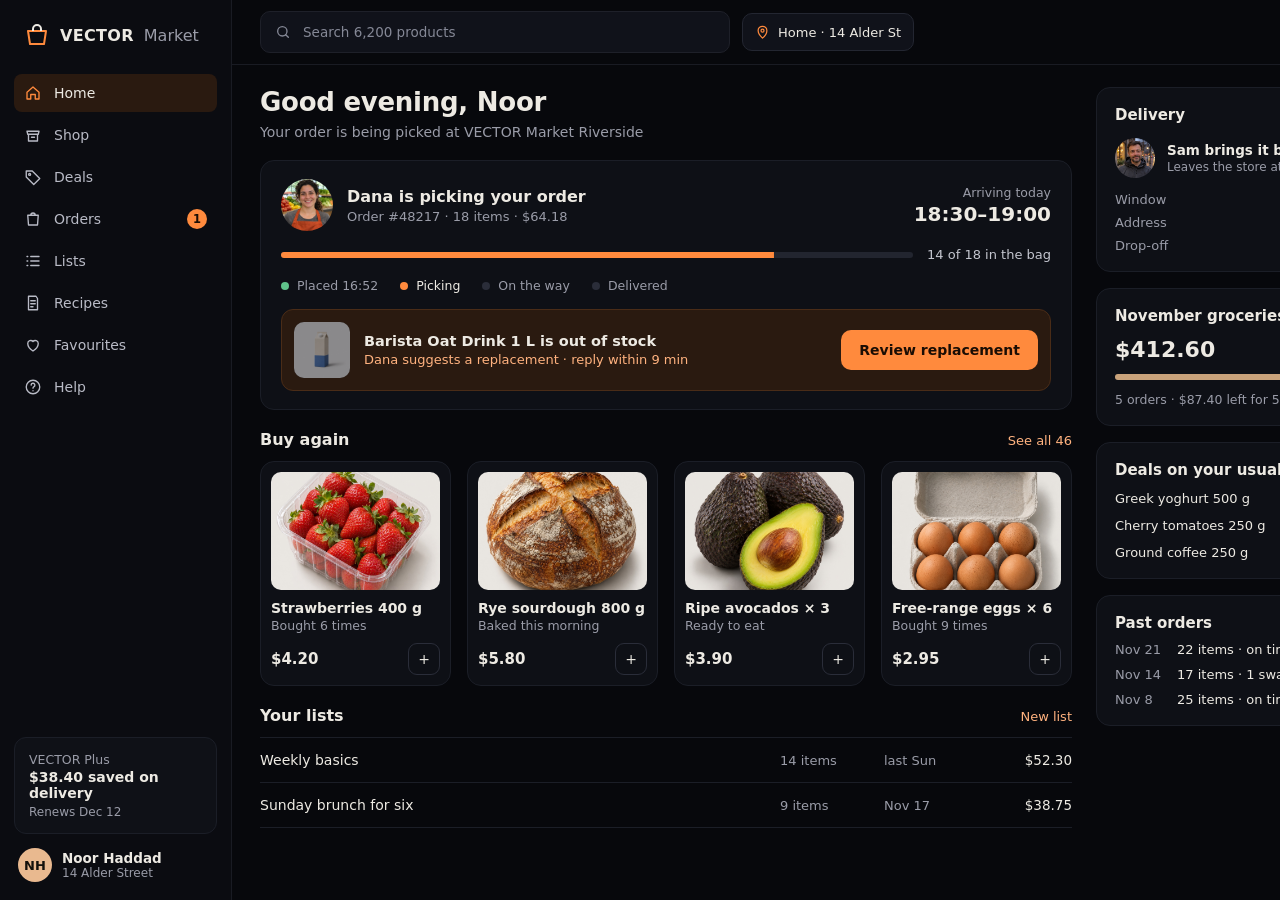
<file: index.html>
<!doctype html>
<html lang="en">
<head>
  <meta charset="utf-8">
  <meta name="viewport" content="width=device-width,initial-scale=1">
  <title>Swap Item — veraetogrex_portfolio</title>
  <link rel="stylesheet" href="style.css">
  <style>body{margin:0;min-height:100vh;display:grid;place-items:center;background:#07080c;overflow:auto}</style>
</head>
<body>
  <!-- Swap Item · the whole VECTOR Market screen · zero dependencies · github.com/veraetogrex-portfolio -->
  <section class="vm" aria-label="VECTOR Market" data-assets="assets/"></section>
  <script src="script.js"></script>
</body>
</html>
</file>
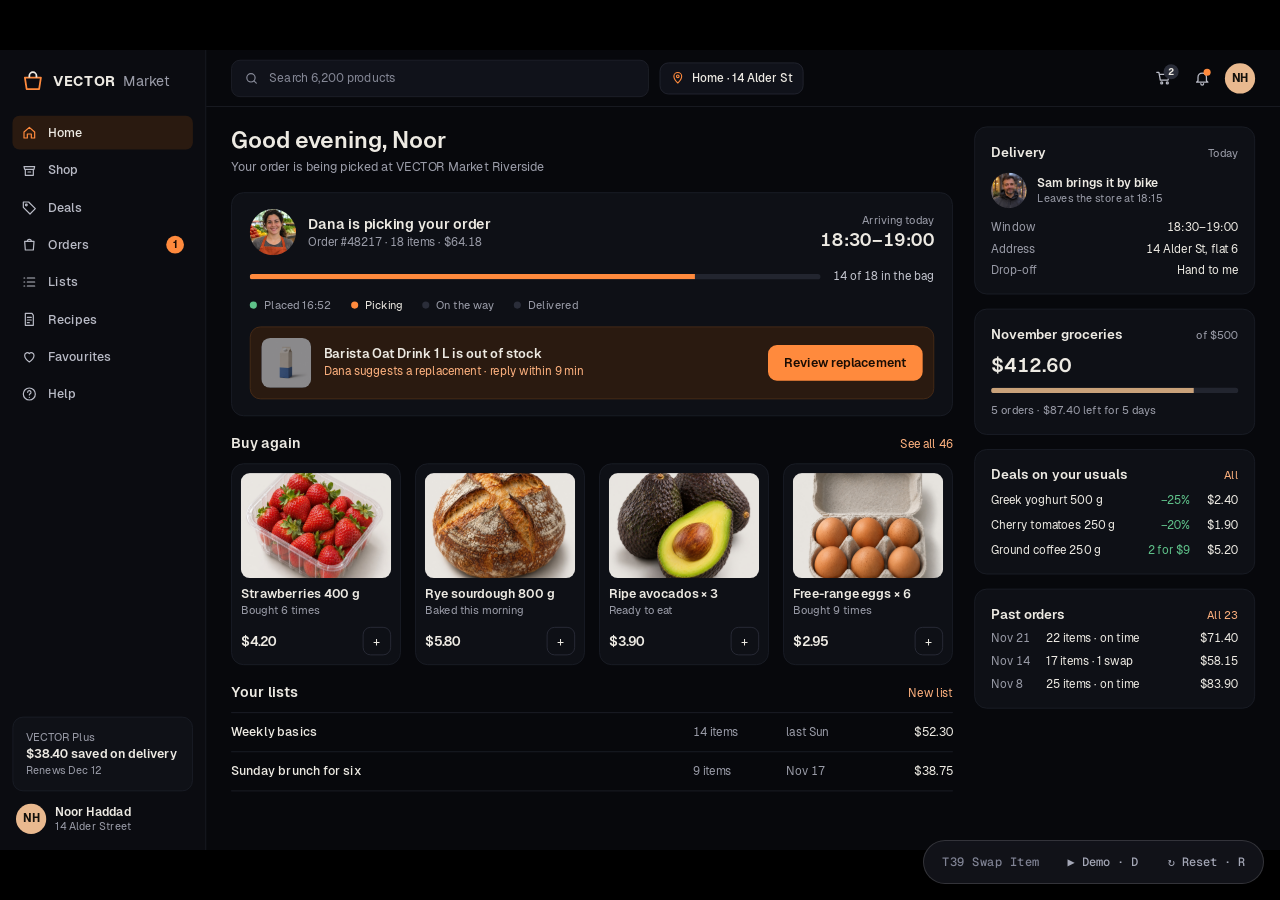
<file: mockup/swap-item.html>
<!doctype html>
<html lang="en">
<head>
<meta charset="utf-8">
<meta name="viewport" content="width=device-width,initial-scale=1">
<title>T39 Swap Item — the replacement takes the empty place in the order</title>
<link rel="stylesheet" href="_shared/nocturne.css">
<link rel="stylesheet" href="../style.css">
<style>
  /* the whole app screen from ../, in Nocturne type; no grid on the app screen */
  #stage{background:#07080C}
  #stage .vm{position:absolute;left:0;top:0;--font:var(--f-text)}
  body.autoplay #stage :focus-visible{outline:none}
  body.autoplay #li-cursor{transition:none}   /* visible from frame one */
  #li-cursor svg{transform:scale(1.5);transform-origin:4px 3px}   /* the hand stays readable in a phone-sized reel */
  #li-cursor.down svg{transform:scale(1.3)}
</style>
</head>
<body>
<div id="stage" data-title="T39 Swap Item" data-url="veraetogrex-portfolio.github.io/swap-item">
  <section class="vm" aria-label="VECTOR Market" data-assets="../assets/"></section>
</div>
<script src="_shared/stage.js"></script>
<script src="../script.js"></script>
<script>
const app = document.querySelector('.vm').marketApp;
const at = sel => { const r = Stage.rect(document.querySelector(sel)); return [r.cx, r.cy]; };
const REST = [1084, 600];   // the gutter between the main column and the right one
// one act: home, the oat drink is out of stock → order #48217, the pair "was → will be" → Accept replacement
Stage.init({
  reset: () => app.reset(),
  cursorStart: REST,
  async demo(s) {
    const t0 = performance.now();
    await s.until(t0, 1000);                          // the whole home screen at rest first
    const [rx, ry] = at('[data-review]');
    await s.move([rx + 40, ry + 6], 650);             // Review replacement, right half: the hand stays off the carton and the text
    await s.until(t0, 1900);
    await s.click(null, { hold: 110 });               // → order #48217: the pale carton "Out of stock" next to the green "No added sugar"
    await s.until(t0, 3700);
    const [ax, ay] = at('[data-accept]');
    await s.move([ax + 104, ay + 6], 550);            // Accept replacement, right end: the label and both cartons stay visible
    await s.until(t0, 4500);
    await s.click(null, { hold: 120 });               // the green carton slides onto the pale one (0.6 s), the choice folds into the list (0.6 s)
    await s.until(t0, 4900);
    await s.move([1080, 868], 600);                   // the hand leaves for the bottom gutter: nothing covers the new row, the chat or the total
    await s.until(t0, 9700);                          // close-ups at 2.8×: the carton in its row, "Replacement confirmed", the total $63.98; then the whole screen
  },
});
</script>
</body>
</html>
</file>
<file: style.css>
/* VECTOR Market · swap item — zero dependencies. The whole 1440×900 app screen. */
.vm{
  --vm-night:#07080C; --vm-shelf:#0B0C11; --vm-crate:#0E1016; --vm-crate-line:#1B1E27; --vm-well:#10121A; --vm-well-line:#1E2029;
  --vm-ink:#EDEAE3; --vm-ink-mid:#C4C6CF; --vm-ink-soft:#9A9CA8; --vm-ink-dim:#858896; --vm-nav-ink:#B9BBC6;
  --vm-tangerine:#FF8A3D; --vm-tangerine-deep:#2A1A10; --vm-tangerine-line:#4A2C17; --vm-tangerine-text:#FFB27F; --vm-on-tangerine:#1A0D04;
  --vm-leaf:#5FC28A; --vm-leaf-deep:#11251A; --vm-leaf-line:#24482F; --vm-leaf-pill:#173322;
  --vm-track:#22252F; --vm-ghost-line:#2A2D39;
  --vm-out:cubic-bezier(.16,1,.3,1); --vm-move:cubic-bezier(.77,0,.175,1); --vm-state:cubic-bezier(.23,1,.32,1);
  position:relative; width:1440px; height:900px; overflow:hidden; display:flex;
  background:var(--vm-night); color:var(--vm-ink); font-family:var(--font, Geist, system-ui, sans-serif);
  font-size:14px; line-height:normal; box-sizing:border-box;   /* inside, boxes are content-box as on the artboards */ -webkit-font-smoothing:antialiased;
}
.vm :where(h1, h2, p){margin:0; padding:0}
.vm :where(button){font:inherit; color:inherit; cursor:pointer; background:none; border:0; padding:0}
.vm :where(a){color:inherit; text-decoration:none}
.vm :where(img){display:block; max-width:none}
.vm :where(button, a, input):focus-visible{outline:2px solid var(--vm-tangerine); outline-offset:2px}
.vm .vm-num{font-variant-numeric:tabular-nums}
.vm .vm-soft{color:var(--vm-ink-soft)}

/* sidebar */
.vm .vm-side{width:232px; box-sizing:border-box; flex:none; background:var(--vm-shelf); border-right:1px solid #191B23; display:flex; flex-direction:column; gap:4px; padding:22px 14px 18px}
.vm .vm-logo{display:flex; align-items:center; gap:10px; padding:0 10px 22px; font-size:16px}
.vm .vm-logo b{font-weight:700; letter-spacing:.02em}
.vm .vm-logo span{color:var(--vm-ink-soft)}
.vm .vm-nav{display:flex; align-items:center; gap:12px; height:38px; padding:0 10px; border-radius:8px; color:var(--vm-nav-ink); font-weight:500; transition:background-color .2s, color .2s}
.vm .vm-nav:hover{color:var(--vm-ink)}
.vm .vm-nav.is-on{background:var(--vm-tangerine-deep); color:var(--vm-ink)}
.vm .vm-nav.is-on svg{color:var(--vm-tangerine)}
.vm .vm-badge{margin-left:auto; min-width:20px; height:20px; border-radius:10px; background:var(--vm-tangerine); color:var(--vm-on-tangerine); font-size:11.5px; font-weight:700; display:grid; place-items:center; transition:background-color .3s, color .3s}
.vm[data-view="order"][data-swap="confirmed"] .vm-badge{background:var(--vm-ghost-line); color:var(--vm-ink)}
.vm .vm-side-foot{margin-top:auto; display:flex; flex-direction:column; gap:14px}
.vm .vm-plus{padding:14px; border-radius:12px; background:#0F1117; border:1px solid var(--vm-crate-line)}
.vm .vm-me{display:flex; align-items:center; gap:10px; padding:0 4px}
.vm .vm-av{width:34px; height:34px; border-radius:50%; display:inline-grid; place-items:center; font-size:13px; font-weight:700; color:#14110C; background:#E9B98F; flex:none}

/* top bar */
.vm .vm-col{flex:1; min-width:0; display:flex; flex-direction:column}
.vm .vm-top{height:64px; flex:none; display:flex; align-items:center; gap:12px; padding:0 28px; border-bottom:1px solid #191B23}
.vm .vm-search{flex:1; max-width:440px; box-sizing:content-box; height:40px; border-radius:10px; background:var(--vm-well); border:1px solid var(--vm-well-line); display:flex; align-items:center; gap:10px; padding:0 14px; color:var(--vm-ink-dim); font-size:13.5px}
.vm .vm-search input{flex:1; min-width:0; border:0; background:transparent; color:var(--vm-ink); font:inherit; outline:none}
.vm .vm-search input::placeholder{color:var(--vm-ink-dim)}
.vm .vm-chip{height:36px; padding:0 12px; border-radius:10px; border:1px solid #232631; background:var(--vm-well); font-size:13px; font-weight:500; display:inline-flex; align-items:center; gap:8px}
.vm .vm-top-r{margin-left:auto; display:flex; align-items:center; gap:8px}
.vm .vm-ib{width:36px; height:36px; border-radius:50%; color:var(--vm-nav-ink); display:inline-grid; place-items:center; position:relative}
.vm .vm-ib:hover{color:var(--vm-ink)}
.vm .vm-ib-n{position:absolute; top:2px; right:0; min-width:17px; height:17px; border-radius:9px; background:var(--vm-ghost-line); color:var(--vm-ink); font-size:10.5px; font-weight:700; display:grid; place-items:center}
.vm .vm-ib-dot{position:absolute; top:7px; right:8px; width:8px; height:8px; border-radius:50%; background:var(--vm-tangerine)}
.vm[data-view="order"] .vm-ib-dot{display:none}

/* views */
.vm .vm-views{flex:1; min-height:0; position:relative}
.vm .vm-view{position:absolute; inset:0; display:flex; gap:24px; opacity:0; visibility:hidden; transition:opacity .28s var(--vm-out), visibility 0s .28s}
.vm .vm-view.is-on{opacity:1; visibility:visible; transition:opacity .28s var(--vm-out)}
.vm.is-instant .vm-view{transition:none}
.vm .vm-main{flex:1; min-width:0; display:flex; flex-direction:column; position:relative}
.vm .vm-aside{width:316px; flex:none; display:flex; flex-direction:column; gap:16px}

/* shared pieces */
.vm .vm-card{background:var(--vm-crate); border:1px solid var(--vm-crate-line); border-radius:14px}
.vm .vm-box{padding:18px; display:flex; flex-direction:column; gap:12px}
.vm .vm-box h2{font-size:15px; font-weight:600}
.vm .vm-sec-h{display:flex; align-items:baseline; justify-content:space-between}
.vm .vm-sec-h h2{font-size:16px; font-weight:600}
.vm .vm-link{font-size:13px; color:var(--vm-tangerine-text)}
.vm .vm-ph{display:block; flex:none; overflow:hidden; background:#1A1C24; border-radius:10px; position:relative}
.vm .vm-ph img{width:100%; height:100%; object-fit:cover}
.vm .vm-round{border-radius:50%}
.vm .vm-step{display:flex; align-items:center; gap:8px; font-size:12.5px; color:var(--vm-ink-soft)}
.vm .vm-step.is-now{color:var(--vm-ink)}
.vm .vm-dot{width:8px; height:8px; border-radius:50%; background:var(--vm-ghost-line); flex:none}
.vm .vm-dot.done{background:var(--vm-leaf)}
.vm .vm-dot.now{background:var(--vm-tangerine)}
.vm .vm-track{flex:1; height:6px; border-radius:3px; background:var(--vm-track); overflow:hidden}
.vm .vm-track span{display:block; height:100%; background:var(--vm-tangerine); transform-origin:0 50%; transition:transform .6s var(--vm-state)}
.vm .vm-pair{display:flex; justify-content:space-between; font-size:13px}
.vm .vm-sum .vm-pair{font-size:13.5px}
.vm .vm-ghost{height:38px; padding:0 14px; border-radius:10px; border:1px solid var(--vm-ghost-line); font-size:13.5px; font-weight:500; display:inline-flex; align-items:center; justify-content:center; gap:8px; transition:border-color .15s}
.vm .vm-ghost:hover{border-color:#3A3E4C}
.vm .vm-cta{background:var(--vm-tangerine); color:var(--vm-on-tangerine); font-weight:600; transition:transform .15s var(--vm-out), filter .15s}
.vm .vm-cta:hover, .vm .vm-cta.li-hover{filter:brightness(1.08)}
.vm .vm-cta:active{transform:scale(.97)}

/* home */
.vm .vm-home{padding:22px 28px}
.vm .vm-home .vm-main{gap:20px}
.vm .vm-h1{font-size:26px; font-weight:600; letter-spacing:-.01em; line-height:1.2}
.vm .vm-sub{font-size:14px; color:var(--vm-ink-soft); margin-top:6px}
.vm .vm-order{padding:18px 20px; display:flex; flex-direction:column; gap:16px}
.vm .vm-order-h{display:flex; align-items:center; gap:14px}
.vm .vm-oos{display:flex; align-items:center; gap:14px; padding:12px; border-radius:12px; background:var(--vm-tangerine-deep); border:1px solid var(--vm-tangerine-line)}
.vm .vm-oos .vm-ph img{opacity:.55}
.vm .vm-review{height:40px; padding:0 18px; border-radius:10px; font-size:14px; display:inline-flex; align-items:center}
.vm .vm-again{display:grid; grid-template-columns:repeat(4, minmax(0, 1fr)); gap:16px; margin-top:12px}
.vm .vm-again .vm-card{padding:10px; display:flex; flex-direction:column; gap:10px}
.vm .vm-again .vm-ph{width:100%; height:118px}
.vm .vm-t{font-size:14px; font-weight:600}
.vm .vm-m{font-size:12.5px; color:var(--vm-ink-soft); margin-top:2px}
.vm .vm-add{width:32px; height:32px; border-radius:9px; border:1px solid var(--vm-ghost-line); display:grid; place-items:center}
.vm .vm-lists{margin-top:12px; border-top:1px solid var(--vm-crate-line)}
.vm .vm-list{display:flex; align-items:center; gap:14px; height:44px; border-bottom:1px solid var(--vm-crate-line)}
.vm .vm-list span:first-child{flex:1; font-weight:500}

/* order */
.vm .vm-ord{padding:20px 28px 22px}
.vm .vm-ord .vm-main{gap:18px}
.vm .vm-head{display:flex; align-items:flex-end; gap:16px}
.vm .vm-head h1{margin-top:8px; font-size:24px; font-weight:600; letter-spacing:-.01em; line-height:1.2}
.vm .vm-crumbs{font-size:13px; color:var(--vm-ink-soft); display:flex; gap:12px}
.vm .vm-progress{display:flex; align-items:center; gap:18px}
.vm .vm-ask{border-radius:16px; background:var(--vm-crate); border:1px solid var(--vm-tangerine-line); padding:18px 20px 20px; display:flex; flex-direction:column; gap:16px}
.vm .vm-pick{display:flex; align-items:stretch; gap:18px}
.vm .vm-carton{width:176px; flex:none; display:flex; flex-direction:column; gap:10px}
.vm .vm-carton .vm-ph{width:176px; height:176px; border-radius:12px}
.vm .vm-old .vm-ph img{opacity:.45; filter:grayscale(.6)}
.vm .vm-new .vm-ph{outline:2px solid var(--vm-tangerine); outline-offset:2px}
.vm .vm-tag{position:absolute; left:8px; top:8px; height:24px; padding:0 9px; border-radius:12px; background:rgba(7,8,12,.8); font-size:12px; font-weight:600; display:flex; align-items:center}
.vm .vm-tag.leaf{background:var(--vm-leaf-deep); color:var(--vm-leaf)}
.vm .vm-arrow{width:36px; height:176px; flex:none; display:grid; place-items:center; color:var(--vm-tangerine)}
.vm .vm-note{flex:1; min-width:0; display:flex; flex-direction:column; gap:12px; padding-left:18px; border-left:1px solid var(--vm-crate-line)}
.vm .vm-accept{height:44px; border-radius:11px; font-size:14.5px}
.vm .vm-bag-h{display:flex; align-items:baseline; justify-content:space-between; padding-bottom:8px; border-bottom:1px solid var(--vm-crate-line)}
.vm .vm-bag-h h2{font-size:15px; font-weight:600}
.vm .vm-row{display:flex; align-items:center; gap:14px; height:58px; border-bottom:1px solid var(--vm-crate-line)}
.vm .vm-row .vm-ph{width:44px; height:44px; border-radius:8px}
.vm .vm-row-t{flex:1; font-weight:500}
.vm .vm-qty{width:40px; color:var(--vm-ink-soft); font-size:13px}
.vm .vm-price{width:56px; text-align:right}
.vm .vm-picked{height:24px; padding:0 9px; border-radius:12px; background:#151821; color:var(--vm-ink-soft); font-size:12px; font-weight:500; display:inline-flex; align-items:center}
.vm .vm-todo{width:44px; height:44px; border-radius:10px; border:1px dashed #2E313D; display:grid; place-items:center; color:#6E717E; flex:none}
.vm .vm-swaprow{display:flex; align-items:center; gap:14px; height:84px; padding:0 12px; margin:8px 0; border-radius:14px; background:var(--vm-leaf-deep); border:1px solid var(--vm-leaf-line)}
.vm .vm-swaprow .vm-ph{width:64px; height:64px; transform-origin:0 0}
.vm .vm-ok{height:30px; padding:0 12px; border-radius:15px; background:var(--vm-leaf-pill); color:var(--vm-leaf); font-size:13px; font-weight:600; display:inline-flex; align-items:center; gap:7px}
.vm .vm-bubble{max-width:250px; padding:10px 12px; font-size:13px; line-height:1.45; border-radius:4px 12px 12px 12px; background:#151821; color:var(--vm-ink-mid); align-self:flex-start}
.vm .vm-bubble.me{max-width:230px; border-radius:12px 4px 12px 12px; background:var(--vm-tangerine-deep); color:var(--vm-ink); align-self:flex-end}
.vm .vm-msg{height:38px; border-radius:10px; background:var(--vm-well); border:1px solid var(--vm-well-line); color:var(--vm-ink-dim); font-size:13px; display:flex; align-items:center; padding:0 12px}
.vm .vm-rule label{display:flex; align-items:center; gap:10px; font-size:13.5px; color:var(--vm-ink-mid)}
.vm .vm-rule label:first-of-type{color:var(--vm-ink)}
.vm .vm-rule input{width:16px; height:16px; margin:0; accent-color:var(--vm-tangerine)}

/* the two states of the order: waiting for an answer, replacement confirmed */
.vm[data-swap="pending"] .vm-if-done{display:none}
.vm[data-swap="confirmed"] .vm-if-wait{display:none}

/* accept, step 1: the green carton slides onto the out-of-stock one, the rest of the choice steps aside */
.vm .vm-new{position:relative; z-index:1; transition:transform .6s var(--vm-move)}
.vm .vm-old > *, .vm .vm-arrow, .vm .vm-note, .vm .vm-new-cap{transition:opacity .3s var(--vm-out), transform .4s var(--vm-out)}
.vm.is-swapping .vm-old > *, .vm.is-swapping .vm-arrow, .vm.is-swapping .vm-new-cap{opacity:0}
.vm.is-swapping .vm-old .vm-ph{transition-delay:.4s; transition-duration:.2s}   /* the pale carton goes only once the green one covers it */
.vm.is-swapping .vm-note{opacity:0; transform:translateX(16px)}
/* step 2: the choice leaves the flow and fades where it stood, the list rises into its place */
.vm[data-swap="confirmed"].is-swapping .vm-ask{display:flex; position:absolute; z-index:0; opacity:0; transition:opacity .3s var(--vm-out)}
.vm[data-swap="confirmed"].is-swapping .vm-new{visibility:hidden}   /* the carton itself flies on as the photo of the new row */
.vm .vm-bag, .vm .vm-aside > section{position:relative; z-index:1}
.vm.is-flipping [data-flip], .vm.is-flipping .vm-swaprow .vm-ph{transition:transform .6s var(--vm-move)}
.vm.is-flipping .vm-swaprow{animation:vm-row .3s .3s var(--vm-out) both}   /* the row lights up as the carton lands in it */
.vm.is-flipping .vm-swaprow > :not(.vm-ph){animation:vm-fade .3s .38s var(--vm-out) both}   /* the text comes as the carton lands */
.vm.is-flipping .vm-bubble.me{animation:vm-pop .35s .2s var(--vm-out) both}
.vm.is-flipping [data-tick]{animation:vm-tick .35s .15s var(--vm-out) both}
@keyframes vm-row{from{background-color:transparent; border-color:transparent}}
@keyframes vm-fade{from{opacity:0}}
@keyframes vm-pop{from{opacity:0; transform:scale(.95)}}
@keyframes vm-tick{from{opacity:0; transform:translateY(6px)}}

@media (prefers-reduced-motion: reduce){
  .vm .vm-view, .vm .vm-new, .vm .vm-track span, .vm.is-flipping [data-flip], .vm.is-flipping .vm-swaprow .vm-ph{transition-duration:.01s}
  .vm.is-flipping *{animation-duration:.01s; animation-delay:0s}
}
</file>
<file: mockup/_shared/nocturne.css>
/* Nocturne — shared base styles for the mockups */
@font-face{font-family:"Chakra Petch";font-weight:500;font-display:swap;src:url(fonts/chakra-petch-latin-500-normal.woff2) format("woff2")}
@font-face{font-family:"Chakra Petch";font-weight:600;font-display:swap;src:url(fonts/chakra-petch-latin-600-normal.woff2) format("woff2")}
@font-face{font-family:"Chakra Petch";font-weight:700;font-display:swap;src:url(fonts/chakra-petch-latin-700-normal.woff2) format("woff2")}
@font-face{font-family:"Geist";font-weight:400;font-display:swap;src:url(fonts/geist-sans-latin-400-normal.woff2) format("woff2")}
@font-face{font-family:"Geist";font-weight:500;font-display:swap;src:url(fonts/geist-sans-latin-500-normal.woff2) format("woff2")}
@font-face{font-family:"Geist";font-weight:600;font-display:swap;src:url(fonts/geist-sans-latin-600-normal.woff2) format("woff2")}
@font-face{font-family:"Geist";font-weight:700;font-display:swap;src:url(fonts/geist-sans-latin-700-normal.woff2) format("woff2")}
@font-face{font-family:"Geist Mono";font-weight:400;font-display:swap;src:url(fonts/geist-mono-latin-400-normal.woff2) format("woff2")}
@font-face{font-family:"Geist Mono";font-weight:500;font-display:swap;src:url(fonts/geist-mono-latin-500-normal.woff2) format("woff2")}

:root{
  --void:#07080C; --panel:#0E1016; --panel-2:#111218; --raise:#1A1B24; --raise-2:#22252F;
  --glass:rgba(255,255,255,.05); --glass-strong:rgba(255,255,255,.12);
  --line:rgba(255,255,255,.08); --line-2:rgba(255,255,255,.14);
  --text:#F2F3F7; --text-2:#A4A7B6; --text-3:#7F8293;
  --pulse:#7C6CFF; --pulse-btn:#6A5AF9; --pulse-soft:#A69BFF; --pulse-pale:#C9C2FF;
  --ion:#3FE0D0; --flare:#FF7A45; --pink:#FF6FB5; --amber:#FFB547;
  --daylight:#F4F5F8;
  --r-field:10px; --r-card:14px; --r-panel:20px;
  --f-display:"Chakra Petch","Geist",system-ui,sans-serif;
  --f-text:"Geist","Inter",system-ui,-apple-system,sans-serif;
  --f-mono:"Geist Mono",ui-monospace,"SF Mono",Menlo,monospace;
  --ease-out:cubic-bezier(.2,.8,.2,1);
  --ease-io:cubic-bezier(.65,0,.35,1);
  --ease-back:cubic-bezier(.34,1.56,.64,1);
}
*,*::before,*::after{box-sizing:border-box}
html,body{margin:0;height:100%;background:#000;color:var(--text);font-family:var(--f-text);-webkit-font-smoothing:antialiased;overflow:hidden}
button,input,textarea{font:inherit;color:inherit}
button{cursor:pointer;background:none;border:0;padding:0}

/* viewport and scaling */
.li-viewport{position:fixed;inset:0;overflow:hidden;background:#000}
.li-shell{position:absolute;left:50%;top:50%;transform-origin:50% 50%}
#stage{position:relative;width:1440px;height:900px;overflow:hidden;background:var(--void);isolation:isolate}
#stage.grid::before{content:"";position:absolute;inset:0;pointer-events:none;z-index:0;
  background-image:linear-gradient(var(--line) 1px,transparent 1px),linear-gradient(90deg,var(--line) 1px,transparent 1px);
  background-size:48px 48px;background-position:-1px -1px;opacity:.45;
  -webkit-mask-image:radial-gradient(ellipse 75% 70% at 50% 50%,#000 30%,transparent 100%);
          mask-image:radial-gradient(ellipse 75% 70% at 50% 50%,#000 30%,transparent 100%)}

/* browser frame (?frame) */
.li-browser{width:1440px;border-radius:18px;overflow:hidden;background:#15161D;box-shadow:0 0 0 1px rgba(255,255,255,.08),0 40px 120px rgba(0,0,0,.6)}
.li-browser-bar{height:46px;display:flex;align-items:center;gap:16px;padding:0 18px;background:#121319;border-bottom:1px solid var(--line)}
.li-dots{display:flex;gap:8px}.li-dots i{width:12px;height:12px;border-radius:50%;background:#2A2C36;display:block}
.li-dots i:nth-child(1){background:#FF5F57}.li-dots i:nth-child(2){background:#FEBC2E}.li-dots i:nth-child(3){background:#28C840}
.li-url{flex:0 1 520px;margin:0 auto;height:28px;border-radius:8px;background:#1C1D25;display:flex;align-items:center;justify-content:center;gap:8px;font:500 13px var(--f-mono);color:var(--text-2);letter-spacing:.02em}
.li-url::before{content:"";width:9px;height:11px;border:1.5px solid var(--text-3);border-radius:2px 2px 3px 3px;border-top-width:4px;opacity:.7}

/* demo cursor */
#li-cursor{position:absolute;left:0;top:0;width:28px;height:28px;z-index:9999;pointer-events:none;opacity:0;transition:opacity .2s;will-change:transform;filter:drop-shadow(0 4px 10px rgba(0,0,0,.55))}
#li-cursor.on{opacity:1}
#li-cursor svg{display:block;transform-origin:4px 3px;transition:transform .12s var(--ease-out)}
#li-cursor.down svg{transform:scale(.82)}
#li-cursor.grab .arrow{display:none}#li-cursor:not(.grab) .hand{display:none}
.li-ripple{position:absolute;width:44px;height:44px;margin:-22px 0 0 -22px;border-radius:50%;border:2px solid rgba(255,255,255,.85);pointer-events:none;z-index:9998;animation:li-ripple .5s var(--ease-out) forwards}
@keyframes li-ripple{from{transform:scale(.3);opacity:.9}to{transform:scale(1.35);opacity:0}}
#stage.demo-running, #stage.demo-running *{cursor:none!important}

/* control pill outside the stage (interactive mode only) */
.li-controls{position:fixed;right:16px;bottom:16px;z-index:10;display:flex;gap:6px;padding:6px;border-radius:999px;background:rgba(20,21,28,.86);border:1px solid var(--line-2);backdrop-filter:blur(10px);font:500 12px var(--f-mono);letter-spacing:.04em}
.li-controls button{padding:7px 12px;border-radius:999px;color:var(--text-2)}
.li-controls button:hover{background:var(--raise-2);color:var(--text)}
.li-controls .li-title{padding:7px 10px 7px 12px;color:var(--text-3)}
body.autoplay .li-controls,body.clean .li-controls{display:none}

/* shared primitives */
.mono{font-family:var(--f-mono);letter-spacing:.08em;text-transform:uppercase}
.display{font-family:var(--f-display);text-transform:uppercase;letter-spacing:.02em}
.btn{display:inline-flex;align-items:center;justify-content:center;gap:10px;height:52px;padding:0 26px;border-radius:var(--r-field);background:var(--pulse-btn);color:#fff;font:600 17px var(--f-text);box-shadow:0 0 0 1px rgba(255,255,255,.1) inset,0 10px 30px -10px rgba(124,108,255,.8)}
.btn.ghost{background:var(--glass);box-shadow:0 0 0 1px var(--line-2) inset;color:var(--text)}
.field{height:56px;border-radius:var(--r-field);background:rgba(255,255,255,.035);border:1px solid var(--line-2);padding:0 18px;display:flex;align-items:center;font-size:18px;color:var(--text);outline:none;transition:border-color .2s,box-shadow .2s}
.field:focus,.field.focus{border-color:var(--pulse);box-shadow:0 0 0 4px rgba(124,108,255,.18)}
.card{background:var(--panel);border:1px solid var(--line);border-radius:var(--r-panel)}
.hud-corners{position:absolute;inset:-10px;pointer-events:none;
  background:
   linear-gradient(var(--c,var(--line-2)) 0 0) left top/18px 1px no-repeat,linear-gradient(var(--c,var(--line-2)) 0 0) left top/1px 18px no-repeat,
   linear-gradient(var(--c,var(--line-2)) 0 0) right top/18px 1px no-repeat,linear-gradient(var(--c,var(--line-2)) 0 0) right top/1px 18px no-repeat,
   linear-gradient(var(--c,var(--line-2)) 0 0) left bottom/18px 1px no-repeat,linear-gradient(var(--c,var(--line-2)) 0 0) left bottom/1px 18px no-repeat,
   linear-gradient(var(--c,var(--line-2)) 0 0) right bottom/18px 1px no-repeat,linear-gradient(var(--c,var(--line-2)) 0 0) right bottom/1px 18px no-repeat}
.status-line{position:absolute;left:48px;right:48px;bottom:28px;display:flex;justify-content:space-between;font:500 12px var(--f-mono);letter-spacing:.14em;text-transform:uppercase;color:var(--text-3);z-index:2}

@media (prefers-reduced-motion: reduce){
  *,*::before,*::after{animation-duration:150ms!important;transition-duration:150ms!important}
}
</file>
